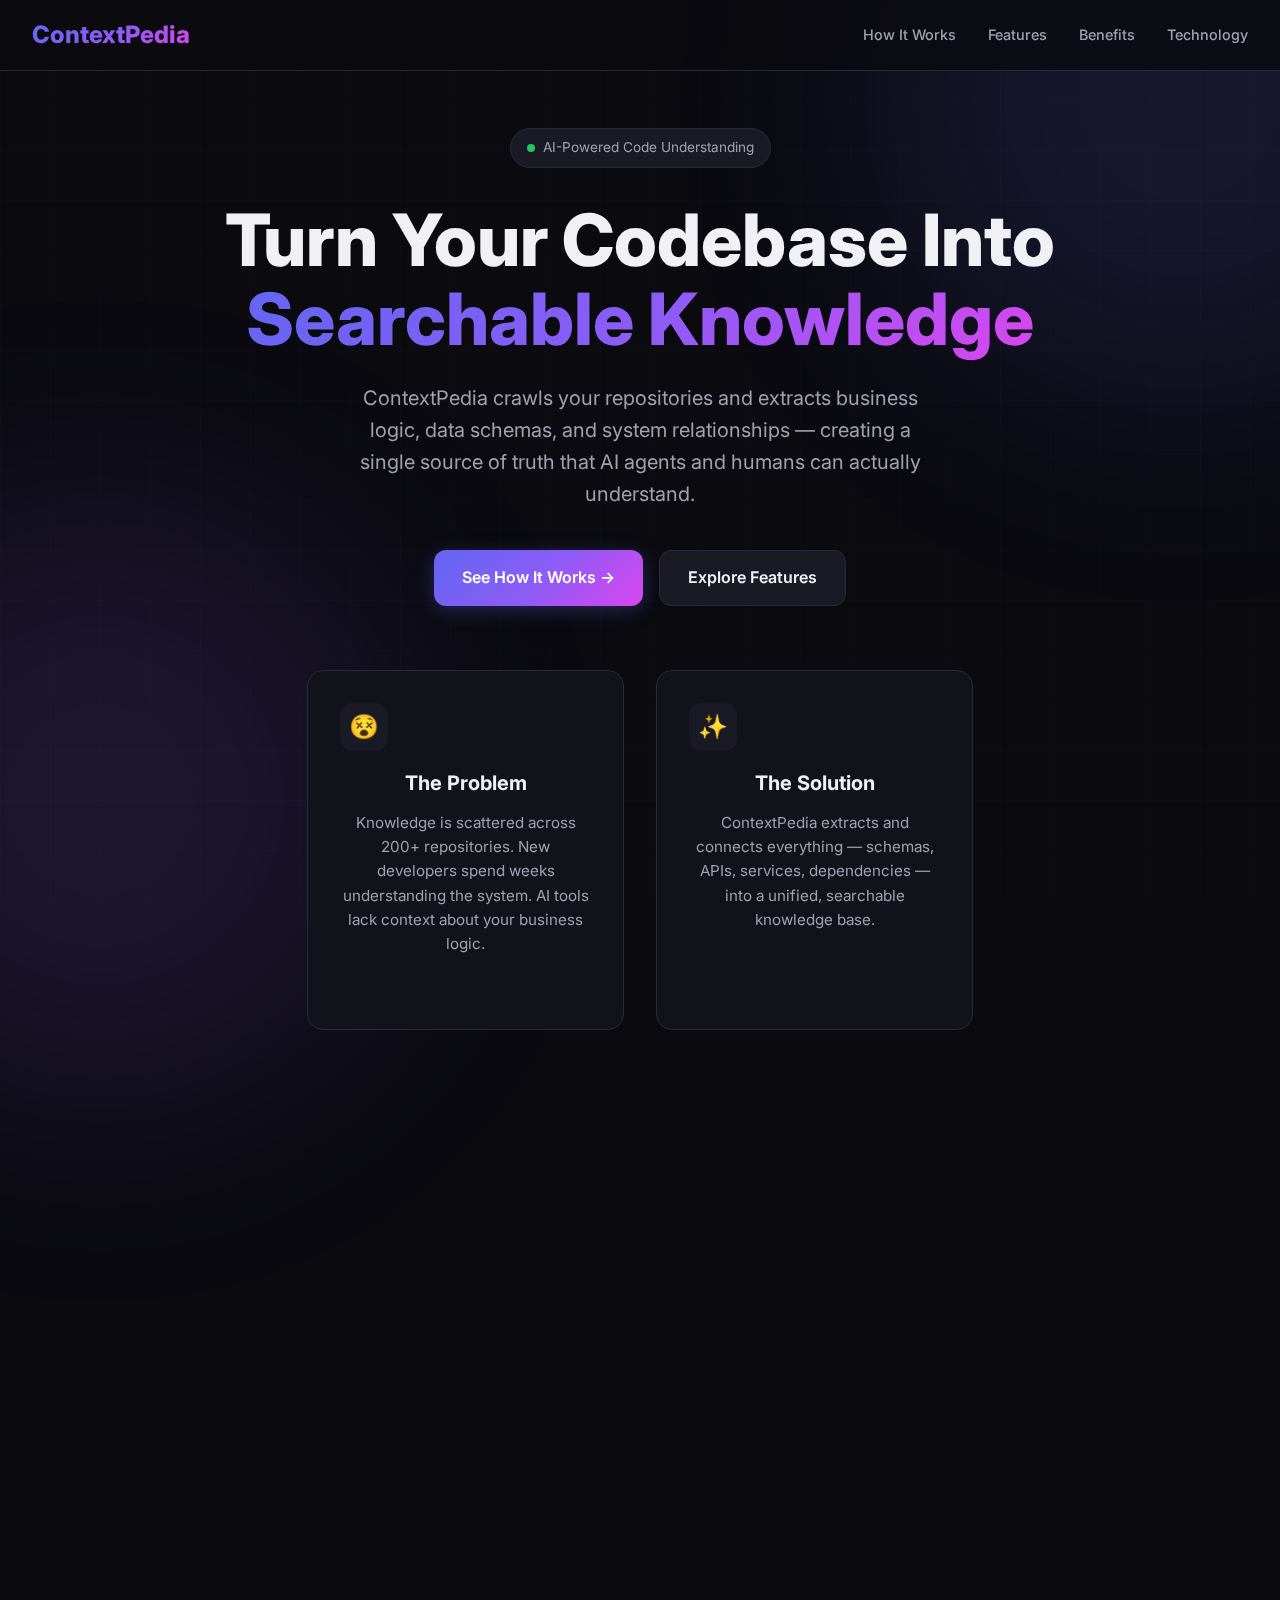
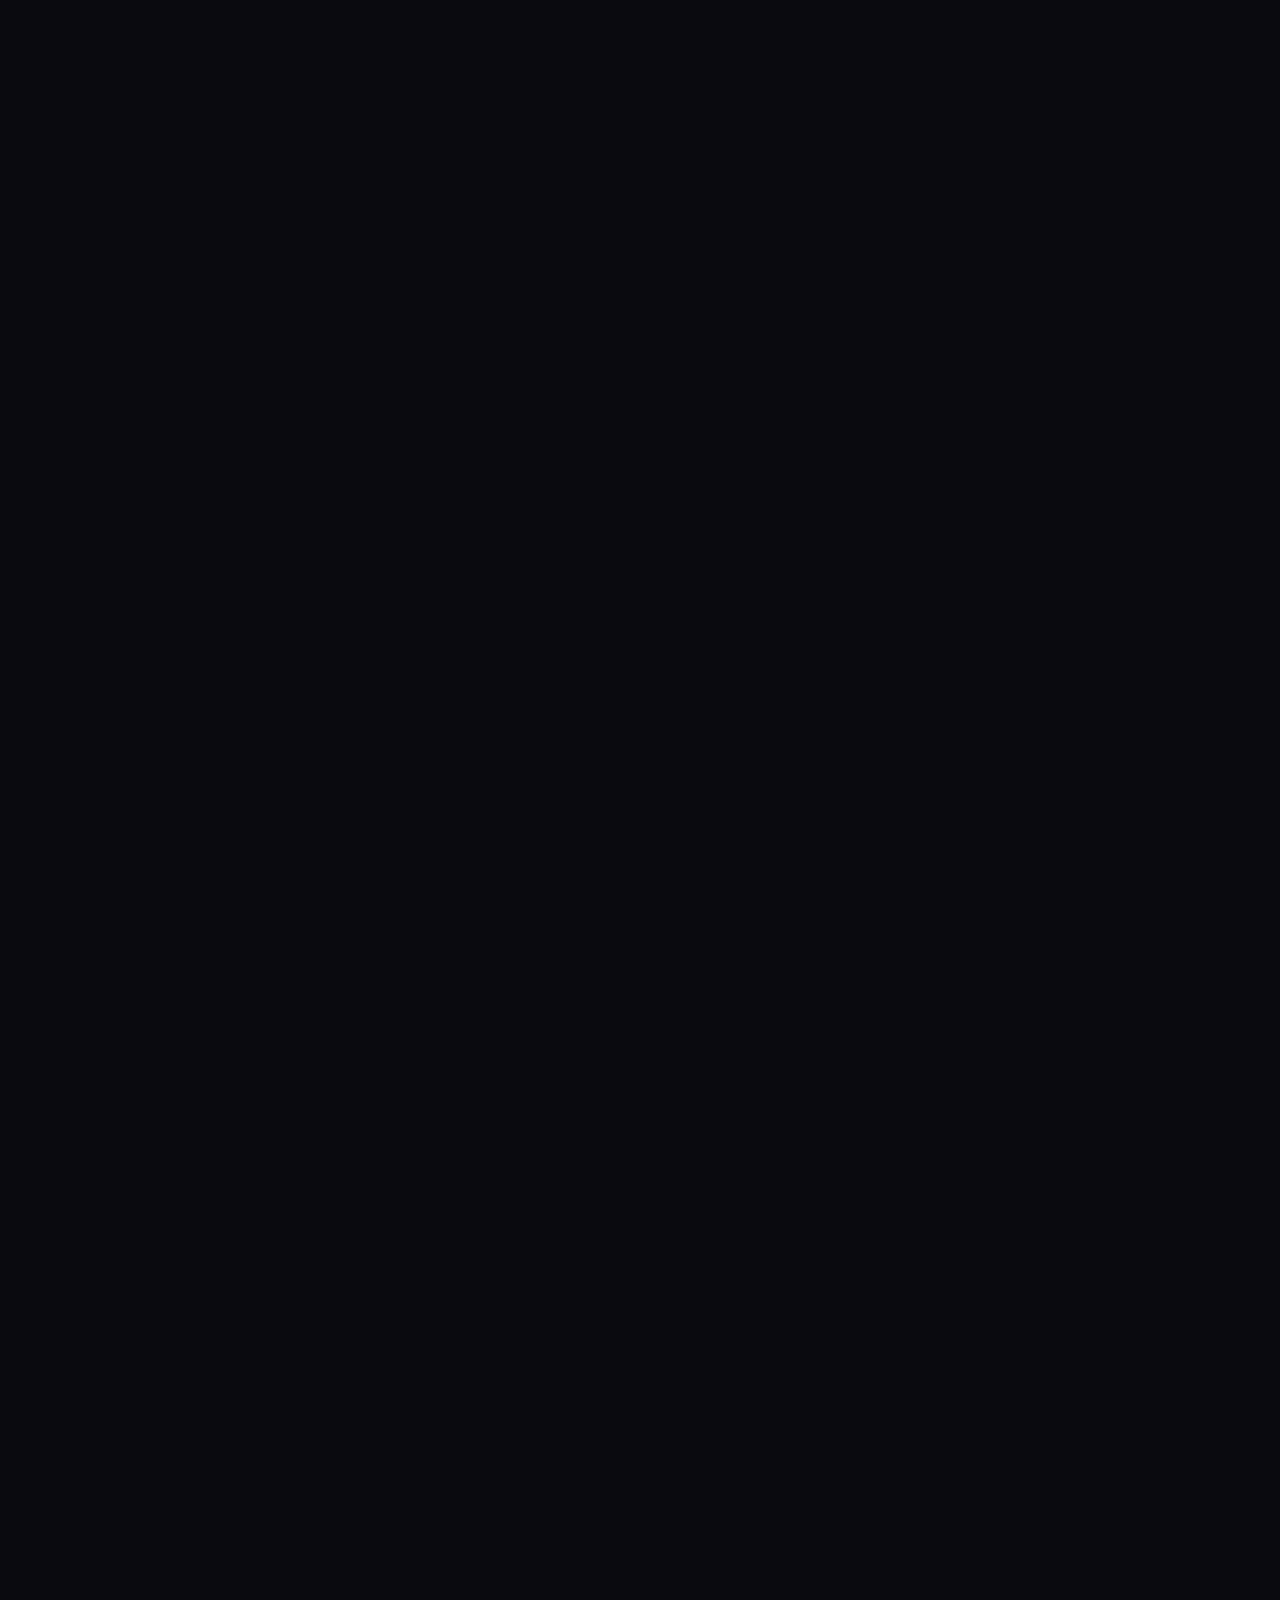
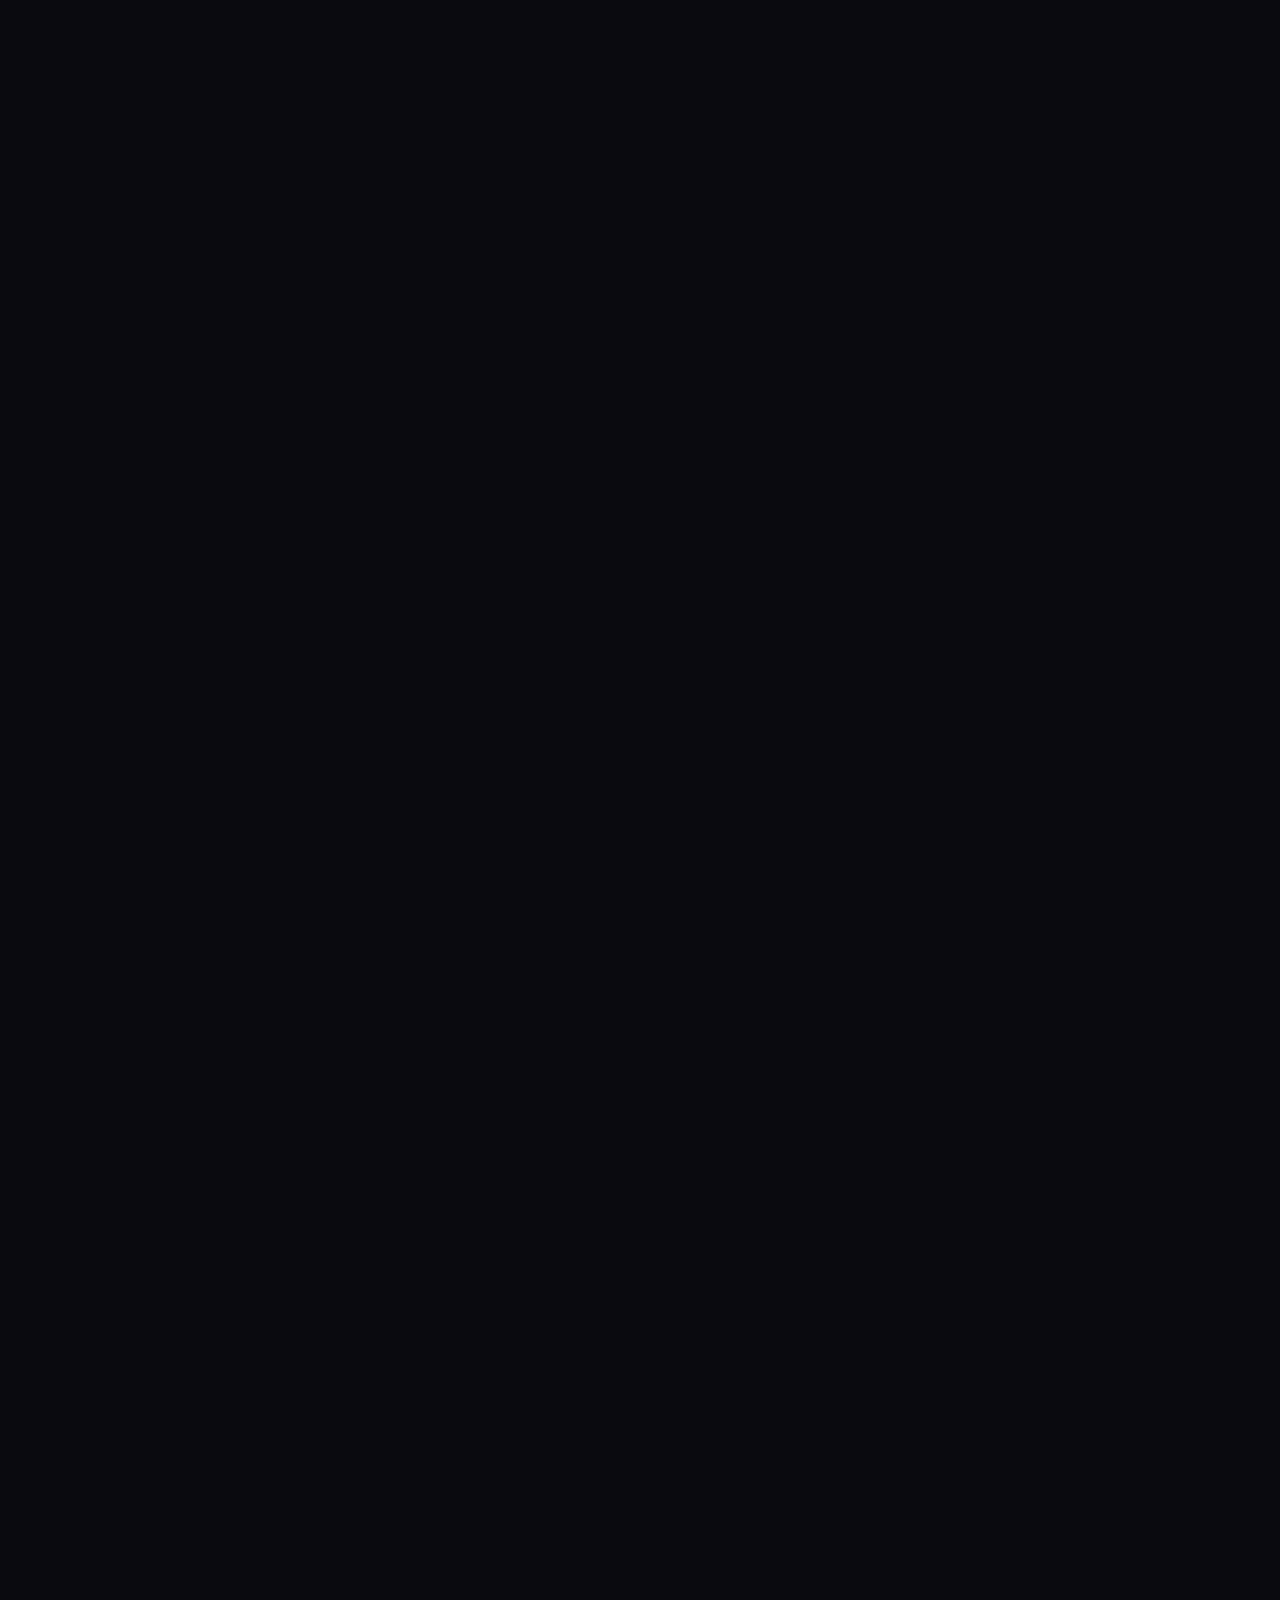
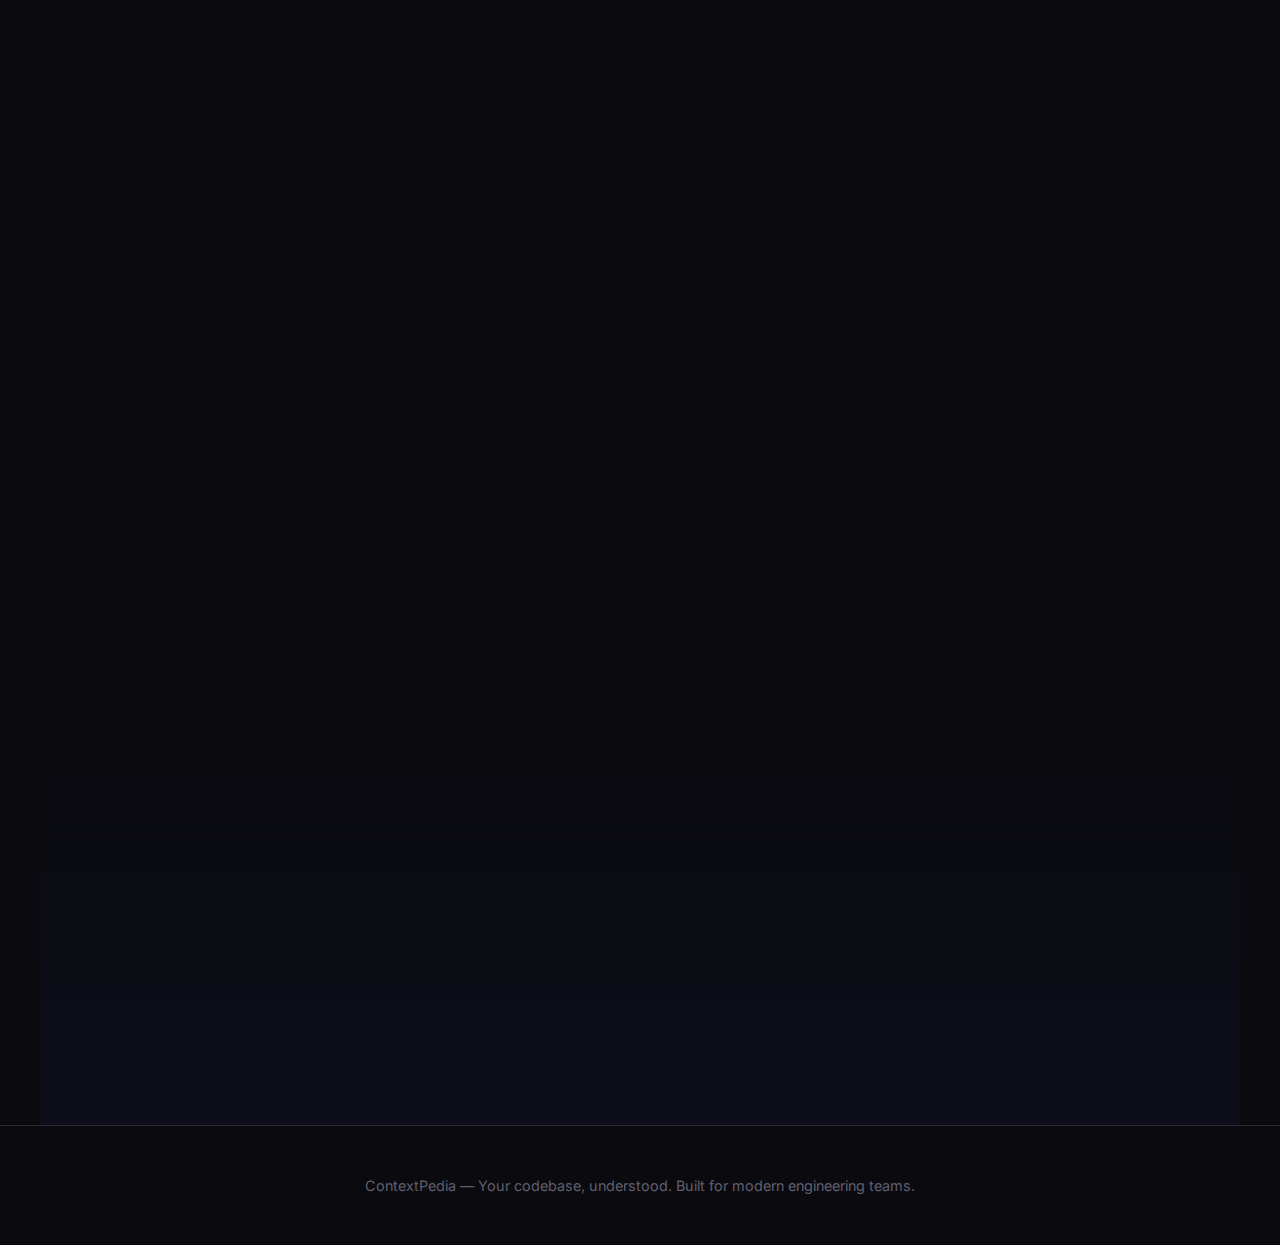
<file: docs/index.html>
<!DOCTYPE html>
<html lang="en">
<head>
    <meta charset="UTF-8">
    <meta name="viewport" content="width=device-width, initial-scale=1.0">
    <title>ContextPedia — Your Codebase, Understood</title>
    <link rel="preconnect" href="https://fonts.googleapis.com">
    <link rel="preconnect" href="https://fonts.gstatic.com" crossorigin>
    <link href="https://fonts.googleapis.com/css2?family=Inter:wght@400;500;600;700;800&family=JetBrains+Mono:wght@400;500&display=swap" rel="stylesheet">
    <style>
        :root {
            --bg-primary: #0a0a0f;
            --bg-secondary: #12121a;
            --bg-tertiary: #1a1a24;
            --text-primary: #f0f0f5;
            --text-secondary: #a0a0b0;
            --text-muted: #606070;
            --accent: #6366f1;
            --accent-light: #818cf8;
            --accent-glow: rgba(99, 102, 241, 0.3);
            --success: #22c55e;
            --warning: #f59e0b;
            --border: #2a2a3a;
            --gradient-1: linear-gradient(135deg, #6366f1 0%, #8b5cf6 50%, #d946ef 100%);
            --gradient-2: linear-gradient(135deg, #0ea5e9 0%, #6366f1 100%);
        }

        * {
            margin: 0;
            padding: 0;
            box-sizing: border-box;
        }

        html {
            scroll-behavior: smooth;
        }

        body {
            font-family: 'Inter', -apple-system, BlinkMacSystemFont, sans-serif;
            background: var(--bg-primary);
            color: var(--text-primary);
            line-height: 1.6;
            overflow-x: hidden;
        }

        /* Animated background */
        .bg-grid {
            position: fixed;
            top: 0;
            left: 0;
            right: 0;
            bottom: 0;
            background-image: 
                linear-gradient(rgba(99, 102, 241, 0.03) 1px, transparent 1px),
                linear-gradient(90deg, rgba(99, 102, 241, 0.03) 1px, transparent 1px);
            background-size: 50px 50px;
            pointer-events: none;
            z-index: 0;
        }

        .bg-glow {
            position: fixed;
            width: 600px;
            height: 600px;
            border-radius: 50%;
            filter: blur(120px);
            opacity: 0.15;
            pointer-events: none;
            z-index: 0;
        }

        .bg-glow-1 {
            top: -200px;
            right: -200px;
            background: var(--accent);
        }

        .bg-glow-2 {
            bottom: -200px;
            left: -200px;
            background: #8b5cf6;
        }

        /* Navigation */
        nav {
            position: fixed;
            top: 0;
            left: 0;
            right: 0;
            padding: 1rem 2rem;
            background: rgba(10, 10, 15, 0.8);
            backdrop-filter: blur(20px);
            border-bottom: 1px solid var(--border);
            z-index: 1000;
            display: flex;
            justify-content: space-between;
            align-items: center;
        }

        .logo {
            font-size: 1.5rem;
            font-weight: 800;
            background: var(--gradient-1);
            -webkit-background-clip: text;
            -webkit-text-fill-color: transparent;
            background-clip: text;
        }

        .nav-links {
            display: flex;
            gap: 2rem;
            list-style: none;
        }

        .nav-links a {
            color: var(--text-secondary);
            text-decoration: none;
            font-weight: 500;
            font-size: 0.9rem;
            transition: color 0.2s;
        }

        .nav-links a:hover {
            color: var(--text-primary);
        }

        /* Main content */
        main {
            position: relative;
            z-index: 1;
        }

        section {
            padding: 6rem 2rem;
            max-width: 1200px;
            margin: 0 auto;
        }

        /* Hero */
        .hero {
            min-height: 100vh;
            display: flex;
            flex-direction: column;
            justify-content: center;
            align-items: center;
            text-align: center;
            padding-top: 8rem;
        }

        .hero-badge {
            display: inline-flex;
            align-items: center;
            gap: 0.5rem;
            padding: 0.5rem 1rem;
            background: var(--bg-tertiary);
            border: 1px solid var(--border);
            border-radius: 100px;
            font-size: 0.85rem;
            color: var(--text-secondary);
            margin-bottom: 2rem;
        }

        .hero-badge .dot {
            width: 8px;
            height: 8px;
            background: var(--success);
            border-radius: 50%;
            animation: pulse 2s infinite;
        }

        @keyframes pulse {
            0%, 100% { opacity: 1; }
            50% { opacity: 0.5; }
        }

        .hero h1 {
            font-size: clamp(2.5rem, 6vw, 4.5rem);
            font-weight: 800;
            line-height: 1.1;
            margin-bottom: 1.5rem;
            max-width: 900px;
        }

        .hero h1 .gradient {
            background: var(--gradient-1);
            -webkit-background-clip: text;
            -webkit-text-fill-color: transparent;
            background-clip: text;
        }

        .hero p {
            font-size: 1.25rem;
            color: var(--text-secondary);
            max-width: 600px;
            margin-bottom: 2.5rem;
        }

        .hero-buttons {
            display: flex;
            gap: 1rem;
            flex-wrap: wrap;
            justify-content: center;
        }

        .btn {
            display: inline-flex;
            align-items: center;
            gap: 0.5rem;
            padding: 0.875rem 1.75rem;
            border-radius: 12px;
            font-weight: 600;
            font-size: 1rem;
            text-decoration: none;
            transition: all 0.2s;
            cursor: pointer;
            border: none;
        }

        .btn-primary {
            background: var(--gradient-1);
            color: white;
            box-shadow: 0 4px 20px var(--accent-glow);
        }

        .btn-primary:hover {
            transform: translateY(-2px);
            box-shadow: 0 8px 30px var(--accent-glow);
        }

        .btn-secondary {
            background: var(--bg-tertiary);
            color: var(--text-primary);
            border: 1px solid var(--border);
        }

        .btn-secondary:hover {
            background: var(--bg-secondary);
            border-color: var(--accent);
        }

        /* Problem/Solution */
        .problem-solution {
            display: grid;
            grid-template-columns: repeat(auto-fit, minmax(300px, 1fr));
            gap: 2rem;
            margin-top: 4rem;
        }

        .card {
            background: var(--bg-secondary);
            border: 1px solid var(--border);
            border-radius: 16px;
            padding: 2rem;
            transition: all 0.3s;
        }

        .card:hover {
            border-color: var(--accent);
            transform: translateY(-4px);
        }

        .card-icon {
            width: 48px;
            height: 48px;
            background: var(--bg-tertiary);
            border-radius: 12px;
            display: flex;
            align-items: center;
            justify-content: center;
            font-size: 1.5rem;
            margin-bottom: 1rem;
        }

        .card h3 {
            font-size: 1.25rem;
            margin-bottom: 0.75rem;
        }

        .card p {
            color: var(--text-secondary);
            font-size: 0.95rem;
        }

        /* Section headers */
        .section-header {
            text-align: center;
            margin-bottom: 4rem;
        }

        .section-tag {
            display: inline-block;
            padding: 0.375rem 1rem;
            background: rgba(99, 102, 241, 0.1);
            border: 1px solid rgba(99, 102, 241, 0.3);
            border-radius: 100px;
            font-size: 0.8rem;
            font-weight: 600;
            color: var(--accent-light);
            text-transform: uppercase;
            letter-spacing: 0.5px;
            margin-bottom: 1rem;
        }

        .section-header h2 {
            font-size: clamp(2rem, 4vw, 3rem);
            font-weight: 700;
            margin-bottom: 1rem;
        }

        .section-header p {
            color: var(--text-secondary);
            font-size: 1.1rem;
            max-width: 600px;
            margin: 0 auto;
        }

        /* How it works - Diagram */
        .diagram-container {
            background: var(--bg-secondary);
            border: 1px solid var(--border);
            border-radius: 24px;
            padding: 3rem;
            margin: 3rem 0;
            overflow-x: auto;
        }

        .diagram {
            display: flex;
            align-items: center;
            justify-content: center;
            gap: 1rem;
            min-width: 800px;
            padding: 1rem 0;
        }

        .diagram-node {
            display: flex;
            flex-direction: column;
            align-items: center;
            gap: 0.75rem;
            padding: 1.5rem;
            background: var(--bg-tertiary);
            border: 1px solid var(--border);
            border-radius: 16px;
            min-width: 140px;
            transition: all 0.3s;
        }

        .diagram-node:hover {
            border-color: var(--accent);
            transform: scale(1.05);
        }

        .diagram-node.highlight {
            background: linear-gradient(135deg, rgba(99, 102, 241, 0.2) 0%, rgba(139, 92, 246, 0.2) 100%);
            border-color: var(--accent);
        }

        .diagram-node-icon {
            font-size: 2rem;
        }

        .diagram-node-label {
            font-weight: 600;
            font-size: 0.9rem;
            text-align: center;
        }

        .diagram-node-sub {
            font-size: 0.75rem;
            color: var(--text-muted);
            text-align: center;
        }

        .diagram-arrow {
            display: flex;
            align-items: center;
            color: var(--accent);
            font-size: 1.5rem;
            animation: flow 1.5s infinite;
        }

        @keyframes flow {
            0%, 100% { opacity: 0.5; transform: translateX(0); }
            50% { opacity: 1; transform: translateX(4px); }
        }

        .diagram-group {
            display: flex;
            flex-direction: column;
            gap: 0.75rem;
        }

        /* Steps */
        .steps {
            display: grid;
            grid-template-columns: repeat(auto-fit, minmax(250px, 1fr));
            gap: 2rem;
            margin-top: 3rem;
        }

        .step {
            position: relative;
            padding: 2rem;
            background: var(--bg-secondary);
            border: 1px solid var(--border);
            border-radius: 16px;
        }

        .step-number {
            position: absolute;
            top: -12px;
            left: 24px;
            width: 32px;
            height: 32px;
            background: var(--gradient-1);
            border-radius: 50%;
            display: flex;
            align-items: center;
            justify-content: center;
            font-weight: 700;
            font-size: 0.9rem;
        }

        .step h3 {
            margin-top: 0.5rem;
            margin-bottom: 0.75rem;
        }

        .step p {
            color: var(--text-secondary);
            font-size: 0.95rem;
        }

        /* Features grid */
        .features-grid {
            display: grid;
            grid-template-columns: repeat(auto-fit, minmax(280px, 1fr));
            gap: 1.5rem;
        }

        .feature {
            padding: 1.75rem;
            background: var(--bg-secondary);
            border: 1px solid var(--border);
            border-radius: 16px;
            transition: all 0.3s;
        }

        .feature:hover {
            border-color: var(--accent);
        }

        .feature-icon {
            font-size: 1.75rem;
            margin-bottom: 1rem;
        }

        .feature h3 {
            font-size: 1.1rem;
            margin-bottom: 0.5rem;
        }

        .feature p {
            color: var(--text-secondary);
            font-size: 0.9rem;
        }

        /* Tech stack */
        .tech-grid {
            display: grid;
            grid-template-columns: repeat(auto-fit, minmax(200px, 1fr));
            gap: 1.5rem;
        }

        .tech-card {
            padding: 1.5rem;
            background: var(--bg-secondary);
            border: 1px solid var(--border);
            border-radius: 12px;
            text-align: center;
        }

        .tech-card-icon {
            font-size: 2.5rem;
            margin-bottom: 0.75rem;
        }

        .tech-card h4 {
            font-size: 1rem;
            margin-bottom: 0.25rem;
        }

        .tech-card p {
            color: var(--text-muted);
            font-size: 0.8rem;
        }

        /* Benefits */
        .benefits-grid {
            display: grid;
            grid-template-columns: repeat(auto-fit, minmax(300px, 1fr));
            gap: 2rem;
        }

        .benefit {
            display: flex;
            gap: 1.25rem;
            padding: 1.5rem;
            background: var(--bg-secondary);
            border: 1px solid var(--border);
            border-radius: 16px;
        }

        .benefit-icon {
            flex-shrink: 0;
            width: 48px;
            height: 48px;
            background: rgba(34, 197, 94, 0.1);
            border: 1px solid rgba(34, 197, 94, 0.3);
            border-radius: 12px;
            display: flex;
            align-items: center;
            justify-content: center;
            font-size: 1.25rem;
        }

        .benefit h3 {
            font-size: 1.1rem;
            margin-bottom: 0.375rem;
        }

        .benefit p {
            color: var(--text-secondary);
            font-size: 0.9rem;
        }

        /* Code example */
        .code-block {
            background: var(--bg-tertiary);
            border: 1px solid var(--border);
            border-radius: 12px;
            padding: 1.5rem;
            font-family: 'JetBrains Mono', monospace;
            font-size: 0.85rem;
            overflow-x: auto;
            margin: 2rem 0;
        }

        .code-block .comment {
            color: var(--text-muted);
        }

        .code-block .command {
            color: var(--success);
        }

        .code-block .flag {
            color: var(--accent-light);
        }

        /* CTA */
        .cta {
            text-align: center;
            padding: 6rem 2rem;
            background: linear-gradient(180deg, transparent 0%, rgba(99, 102, 241, 0.05) 100%);
        }

        .cta h2 {
            font-size: clamp(2rem, 4vw, 2.75rem);
            margin-bottom: 1rem;
        }

        .cta p {
            color: var(--text-secondary);
            font-size: 1.1rem;
            margin-bottom: 2rem;
        }

        /* Footer */
        footer {
            padding: 3rem 2rem;
            border-top: 1px solid var(--border);
            text-align: center;
            color: var(--text-muted);
            font-size: 0.9rem;
        }

        /* Responsive */
        @media (max-width: 768px) {
            nav {
                padding: 1rem;
            }

            .nav-links {
                display: none;
            }

            section {
                padding: 4rem 1.5rem;
            }

            .hero {
                padding-top: 6rem;
            }

            .diagram-container {
                padding: 1.5rem;
            }

            .diagram {
                flex-direction: column;
                min-width: auto;
            }

            .diagram-arrow {
                transform: rotate(90deg);
            }

            .diagram-group {
                flex-direction: row;
            }
        }

        /* Animations */
        .fade-in {
            opacity: 0;
            transform: translateY(20px);
            transition: all 0.6s ease-out;
        }

        .fade-in.visible {
            opacity: 1;
            transform: translateY(0);
        }
    </style>
</head>
<body>
    <div class="bg-grid"></div>
    <div class="bg-glow bg-glow-1"></div>
    <div class="bg-glow bg-glow-2"></div>

    <nav>
        <div class="logo">ContextPedia</div>
        <ul class="nav-links">
            <li><a href="#how-it-works">How It Works</a></li>
            <li><a href="#features">Features</a></li>
            <li><a href="#benefits">Benefits</a></li>
            <li><a href="#technology">Technology</a></li>
        </ul>
    </nav>

    <main>
        <!-- Hero -->
        <section class="hero">
            <div class="hero-badge">
                <span class="dot"></span>
                AI-Powered Code Understanding
            </div>
            <h1>
                Turn Your Codebase Into<br>
                <span class="gradient">Searchable Knowledge</span>
            </h1>
            <p>
                ContextPedia crawls your repositories and extracts business logic, 
                data schemas, and system relationships — creating a single source of truth 
                that AI agents and humans can actually understand.
            </p>
            <div class="hero-buttons">
                <a href="#how-it-works" class="btn btn-primary">
                    See How It Works →
                </a>
                <a href="#features" class="btn btn-secondary">
                    Explore Features
                </a>
            </div>

            <div class="problem-solution fade-in">
                <div class="card">
                    <div class="card-icon">😵</div>
                    <h3>The Problem</h3>
                    <p>Knowledge is scattered across 200+ repositories. New developers spend weeks understanding the system. AI tools lack context about your business logic.</p>
                </div>
                <div class="card">
                    <div class="card-icon">✨</div>
                    <h3>The Solution</h3>
                    <p>ContextPedia extracts and connects everything — schemas, APIs, services, dependencies — into a unified, searchable knowledge base.</p>
                </div>
            </div>
        </section>

        <!-- How It Works -->
        <section id="how-it-works">
            <div class="section-header fade-in">
                <span class="section-tag">How It Works</span>
                <h2>From Code to Knowledge in Minutes</h2>
                <p>A simple pipeline that transforms scattered code into structured, queryable intelligence</p>
            </div>

            <div class="diagram-container fade-in">
                <div class="diagram">
                    <div class="diagram-node">
                        <div class="diagram-node-icon">🗄️</div>
                        <div class="diagram-node-label">GitLab</div>
                        <div class="diagram-node-sub">Your Repositories</div>
                    </div>
                    
                    <div class="diagram-arrow">→</div>
                    
                    <div class="diagram-node">
                        <div class="diagram-node-icon">🔍</div>
                        <div class="diagram-node-label">Crawler</div>
                        <div class="diagram-node-sub">Clone & Index</div>
                    </div>
                    
                    <div class="diagram-arrow">→</div>
                    
                    <div class="diagram-node highlight">
                        <div class="diagram-node-icon">🧠</div>
                        <div class="diagram-node-label">AI Analyzer</div>
                        <div class="diagram-node-sub">Claude / Patterns</div>
                    </div>
                    
                    <div class="diagram-arrow">→</div>
                    
                    <div class="diagram-node">
                        <div class="diagram-node-icon">📚</div>
                        <div class="diagram-node-label">Knowledge Base</div>
                        <div class="diagram-node-sub">Indexed & Embedded</div>
                    </div>
                    
                    <div class="diagram-arrow">→</div>
                    
                    <div class="diagram-group">
                        <div class="diagram-node">
                            <div class="diagram-node-icon">🤖</div>
                            <div class="diagram-node-label">AI Agents</div>
                        </div>
                        <div class="diagram-node">
                            <div class="diagram-node-icon">🔎</div>
                            <div class="diagram-node-label">Search API</div>
                        </div>
                        <div class="diagram-node">
                            <div class="diagram-node-icon">📖</div>
                            <div class="diagram-node-label">Docs</div>
                        </div>
                    </div>
                </div>
            </div>

            <div class="steps fade-in">
                <div class="step">
                    <div class="step-number">1</div>
                    <h3>Connect Your GitLab</h3>
                    <p>Point ContextPedia at your self-hosted GitLab. It discovers all repositories you have access to automatically.</p>
                </div>
                <div class="step">
                    <div class="step-number">2</div>
                    <h3>Analyze with AI</h3>
                    <p>Choose pattern-based extraction (fast & free) or LLM analysis (Claude) for deeper business logic understanding.</p>
                </div>
                <div class="step">
                    <div class="step-number">3</div>
                    <h3>Generate Knowledge</h3>
                    <p>Outputs structured JSON, human-readable Markdown docs, and vector embeddings for semantic search.</p>
                </div>
                <div class="step">
                    <div class="step-number">4</div>
                    <h3>Query Anything</h3>
                    <p>Use the REST API, semantic search, or browse docs. Ask natural questions like "how does payment processing work?"</p>
                </div>
            </div>
        </section>

        <!-- Features -->
        <section id="features">
            <div class="section-header fade-in">
                <span class="section-tag">Features</span>
                <h2>Everything You Need</h2>
                <p>Comprehensive code intelligence for modern engineering teams</p>
            </div>

            <div class="features-grid fade-in">
                <div class="feature">
                    <div class="feature-icon">🔮</div>
                    <h3>LLM-Powered Extraction</h3>
                    <p>Claude understands business context, not just syntax. Infers domains, patterns, and potential concerns.</p>
                </div>
                <div class="feature">
                    <div class="feature-icon">🌐</div>
                    <h3>Language Agnostic</h3>
                    <p>Java, Python, Go, JavaScript, TypeScript — one system handles all your languages seamlessly.</p>
                </div>
                <div class="feature">
                    <div class="feature-icon">🔗</div>
                    <h3>Relationship Mapping</h3>
                    <p>Automatically discovers how services connect, which entities relate, and how data flows through your system.</p>
                </div>
                <div class="feature">
                    <div class="feature-icon">🎯</div>
                    <h3>Semantic Search</h3>
                    <p>Ask questions in plain English. Find relevant code without knowing exact names or file locations.</p>
                </div>
                <div class="feature">
                    <div class="feature-icon">📡</div>
                    <h3>REST API</h3>
                    <p>Full-featured API for integration with AI agents, chat tools, IDEs, and custom applications.</p>
                </div>
                <div class="feature">
                    <div class="feature-icon">📄</div>
                    <h3>Auto Documentation</h3>
                    <p>Generates Markdown docs with cross-references, making it easy for humans to browse and understand.</p>
                </div>
                <div class="feature">
                    <div class="feature-icon">⚡</div>
                    <h3>Smart Caching</h3>
                    <p>LLM results are cached by content hash. Changed files get re-analyzed; unchanged files are instant.</p>
                </div>
                <div class="feature">
                    <div class="feature-icon">🔒</div>
                    <h3>Private & Secure</h3>
                    <p>Runs on your infrastructure. Your code never leaves your network except for optional LLM calls.</p>
                </div>
            </div>

            <div class="code-block fade-in">
                <span class="comment"># Extract knowledge from your repos</span><br>
                <span class="command">contextpedia</span> <span class="flag">--full --llm</span><br><br>
                <span class="comment"># Search with natural language</span><br>
                <span class="command">curl</span> "http://localhost:8000/ask?q=how+does+user+authentication+work"<br><br>
                <span class="comment"># Get schema details</span><br>
                <span class="command">curl</span> "http://localhost:8000/schemas/User/relationships"
            </div>
        </section>

        <!-- Benefits -->
        <section id="benefits">
            <div class="section-header fade-in">
                <span class="section-tag">Benefits</span>
                <h2>Why Teams Love ContextPedia</h2>
                <p>Real impact on developer productivity and AI effectiveness</p>
            </div>

            <div class="benefits-grid fade-in">
                <div class="benefit">
                    <div class="benefit-icon">⏱️</div>
                    <div>
                        <h3>Faster Onboarding</h3>
                        <p>New developers understand the system in days, not weeks. Everything is documented and searchable.</p>
                    </div>
                </div>
                <div class="benefit">
                    <div class="benefit-icon">🤖</div>
                    <div>
                        <h3>Smarter AI Agents</h3>
                        <p>Give your AI tools real context about your business logic. RAG pipelines get the right information.</p>
                    </div>
                </div>
                <div class="benefit">
                    <div class="benefit-icon">🎯</div>
                    <div>
                        <h3>Find Anything Fast</h3>
                        <p>"Where do we handle refunds?" — get answers instantly without digging through 200 repos.</p>
                    </div>
                </div>
                <div class="benefit">
                    <div class="benefit-icon">📊</div>
                    <div>
                        <h3>System Visibility</h3>
                        <p>See how services connect, which schemas are shared, and where dependencies are used.</p>
                    </div>
                </div>
                <div class="benefit">
                    <div class="benefit-icon">🔄</div>
                    <div>
                        <h3>Always Up to Date</h3>
                        <p>Run periodically to keep knowledge fresh. Caching makes incremental updates fast and cheap.</p>
                    </div>
                </div>
                <div class="benefit">
                    <div class="benefit-icon">💡</div>
                    <div>
                        <h3>Business Context</h3>
                        <p>LLM extraction understands that PaymentService handles financial transactions, not just "has methods".</p>
                    </div>
                </div>
            </div>
        </section>

        <!-- Technology -->
        <section id="technology">
            <div class="section-header fade-in">
                <span class="section-tag">Technology</span>
                <h2>Built With Modern Tools</h2>
                <p>Enterprise-grade tech stack for reliability and performance</p>
            </div>

            <div class="tech-grid fade-in">
                <div class="tech-card">
                    <div class="tech-card-icon">🐍</div>
                    <h4>Python</h4>
                    <p>Core runtime</p>
                </div>
                <div class="tech-card">
                    <div class="tech-card-icon">🦊</div>
                    <h4>GitLab API</h4>
                    <p>Repo discovery</p>
                </div>
                <div class="tech-card">
                    <div class="tech-card-icon">🧠</div>
                    <h4>Claude AI</h4>
                    <p>Code understanding</p>
                </div>
                <div class="tech-card">
                    <div class="tech-card-icon">⚡</div>
                    <h4>FastAPI</h4>
                    <p>REST endpoints</p>
                </div>
                <div class="tech-card">
                    <div class="tech-card-icon">🔮</div>
                    <h4>ChromaDB</h4>
                    <p>Vector storage</p>
                </div>
                <div class="tech-card">
                    <div class="tech-card-icon">🤗</div>
                    <h4>Sentence Transformers</h4>
                    <p>Embeddings</p>
                </div>
            </div>
        </section>

        <!-- CTA -->
        <section class="cta">
            <h2 class="fade-in">Ready to Understand Your Codebase?</h2>
            <p class="fade-in">Start extracting knowledge from your repositories today.</p>
            <div class="hero-buttons fade-in">
                <a href="#" class="btn btn-primary">Get Started →</a>
                <a href="#" class="btn btn-secondary">View Documentation</a>
            </div>
        </section>
    </main>

    <footer>
        <p>ContextPedia — Your codebase, understood. Built for modern engineering teams.</p>
    </footer>

    <script>
        // Intersection Observer for fade-in animations
        const observerOptions = {
            threshold: 0.1,
            rootMargin: '0px 0px -50px 0px'
        };

        const observer = new IntersectionObserver((entries) => {
            entries.forEach(entry => {
                if (entry.isIntersecting) {
                    entry.target.classList.add('visible');
                }
            });
        }, observerOptions);

        document.querySelectorAll('.fade-in').forEach(el => {
            observer.observe(el);
        });

        // Smooth scroll for nav links
        document.querySelectorAll('a[href^="#"]').forEach(anchor => {
            anchor.addEventListener('click', function (e) {
                e.preventDefault();
                const target = document.querySelector(this.getAttribute('href'));
                if (target) {
                    target.scrollIntoView({
                        behavior: 'smooth',
                        block: 'start'
                    });
                }
            });
        });

        // Parallax effect for background glows
        document.addEventListener('mousemove', (e) => {
            const x = e.clientX / window.innerWidth;
            const y = e.clientY / window.innerHeight;
            
            document.querySelector('.bg-glow-1').style.transform = 
                `translate(${x * 30}px, ${y * 30}px)`;
            document.querySelector('.bg-glow-2').style.transform = 
                `translate(${-x * 30}px, ${-y * 30}px)`;
        });
    </script>
</body>
</html>
</file>
